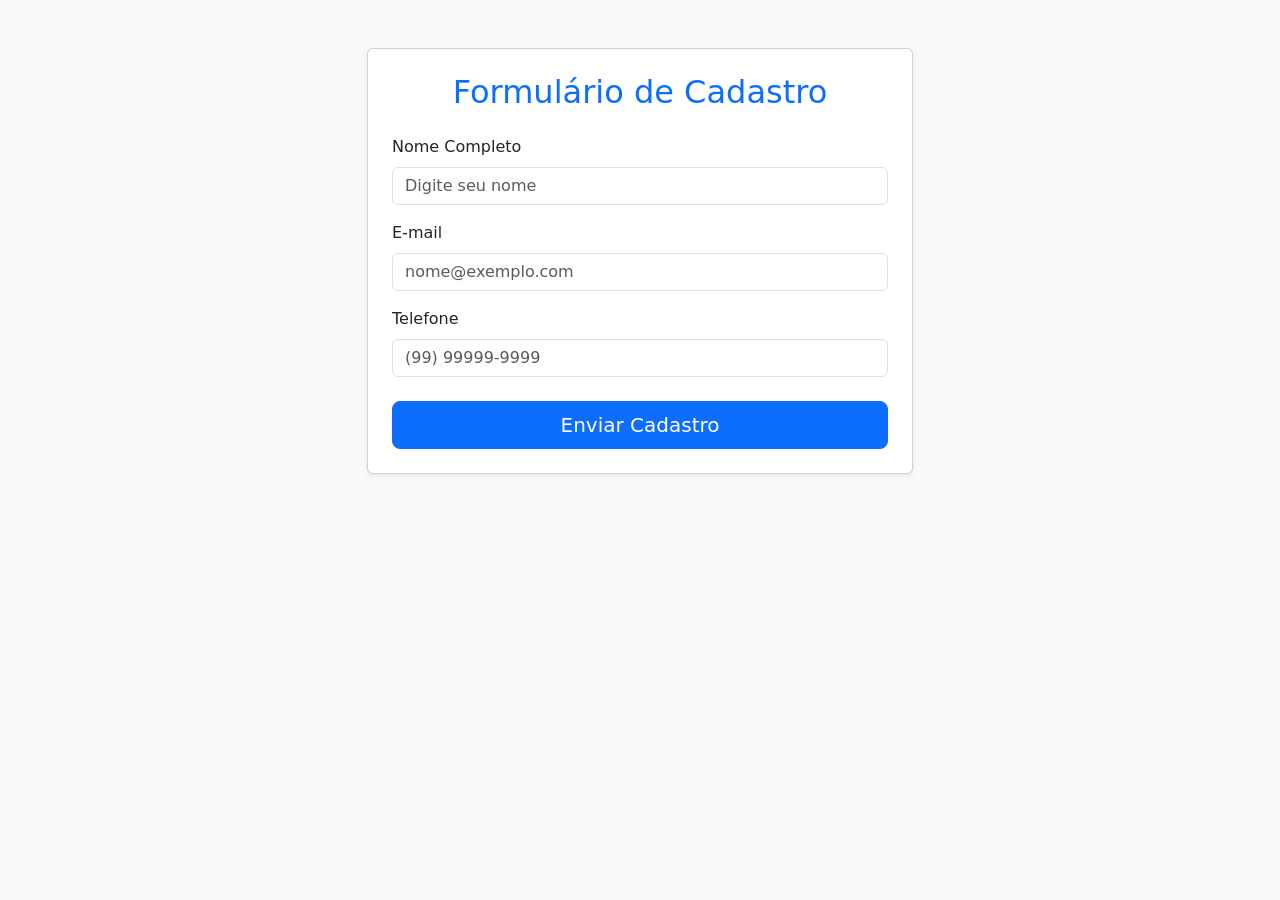
<file: index.html>
<!DOCTYPE html>
<html lang="pt-BR">
<head>
    <meta charset="UTF-8">
    <meta name="viewport" content="width=device-width, initial-scale=1.0">
    <title>Exercício Bootstrap - Cadastro</title>
    <!-- Bootstrap CSS via CDN -->
    <link href="https://cdn.jsdelivr.net/npm/bootstrap@5.3.3/dist/css/bootstrap.min.css" rel="stylesheet">
</head>
<body class="bg-light">

    <div class="container py-5">
        <div class="row justify-content-center">
            <div class="col-12 col-md-8 col-lg-6">
                <div class="card shadow-sm">
                    <div class="card-body p-4">
                        <h2 class="card-title text-center mb-4 text-primary">Formulário de Cadastro</h2>
                        
                        <form>
                            <div class="mb-3">
                                <label for="nome" class="form-label">Nome Completo</label>
                                <input type="text" class="form-control" id="nome" placeholder="Digite seu nome" required>
                            </div>

                            <div class="mb-3">
                                <label for="email" class="form-label">E-mail</label>
                                <input type="email" class="form-control" id="email" placeholder="nome@exemplo.com" required>
                            </div>

                            <div class="mb-3">
                                <label for="telefone" class="form-label">Telefone</label>
                                <input type="tel" class="form-control" id="telefone" placeholder="(99) 99999-9999" required>
                            </div>

                            <div class="d-grid mt-4">
                                <button type="submit" class="btn btn-primary btn-lg">Enviar Cadastro</button>
                            </div>
                        </form>
                    </div>
                </div>
            </div>
        </div>
    </div>

    <!-- Bootstrap JS Bundle com Popper via CDN -->
    <script src="https://cdn.jsdelivr.net/npm/bootstrap@5.3.3/dist/js/bootstrap.bundle.min.js"></script>
</body>
</html>
</file>
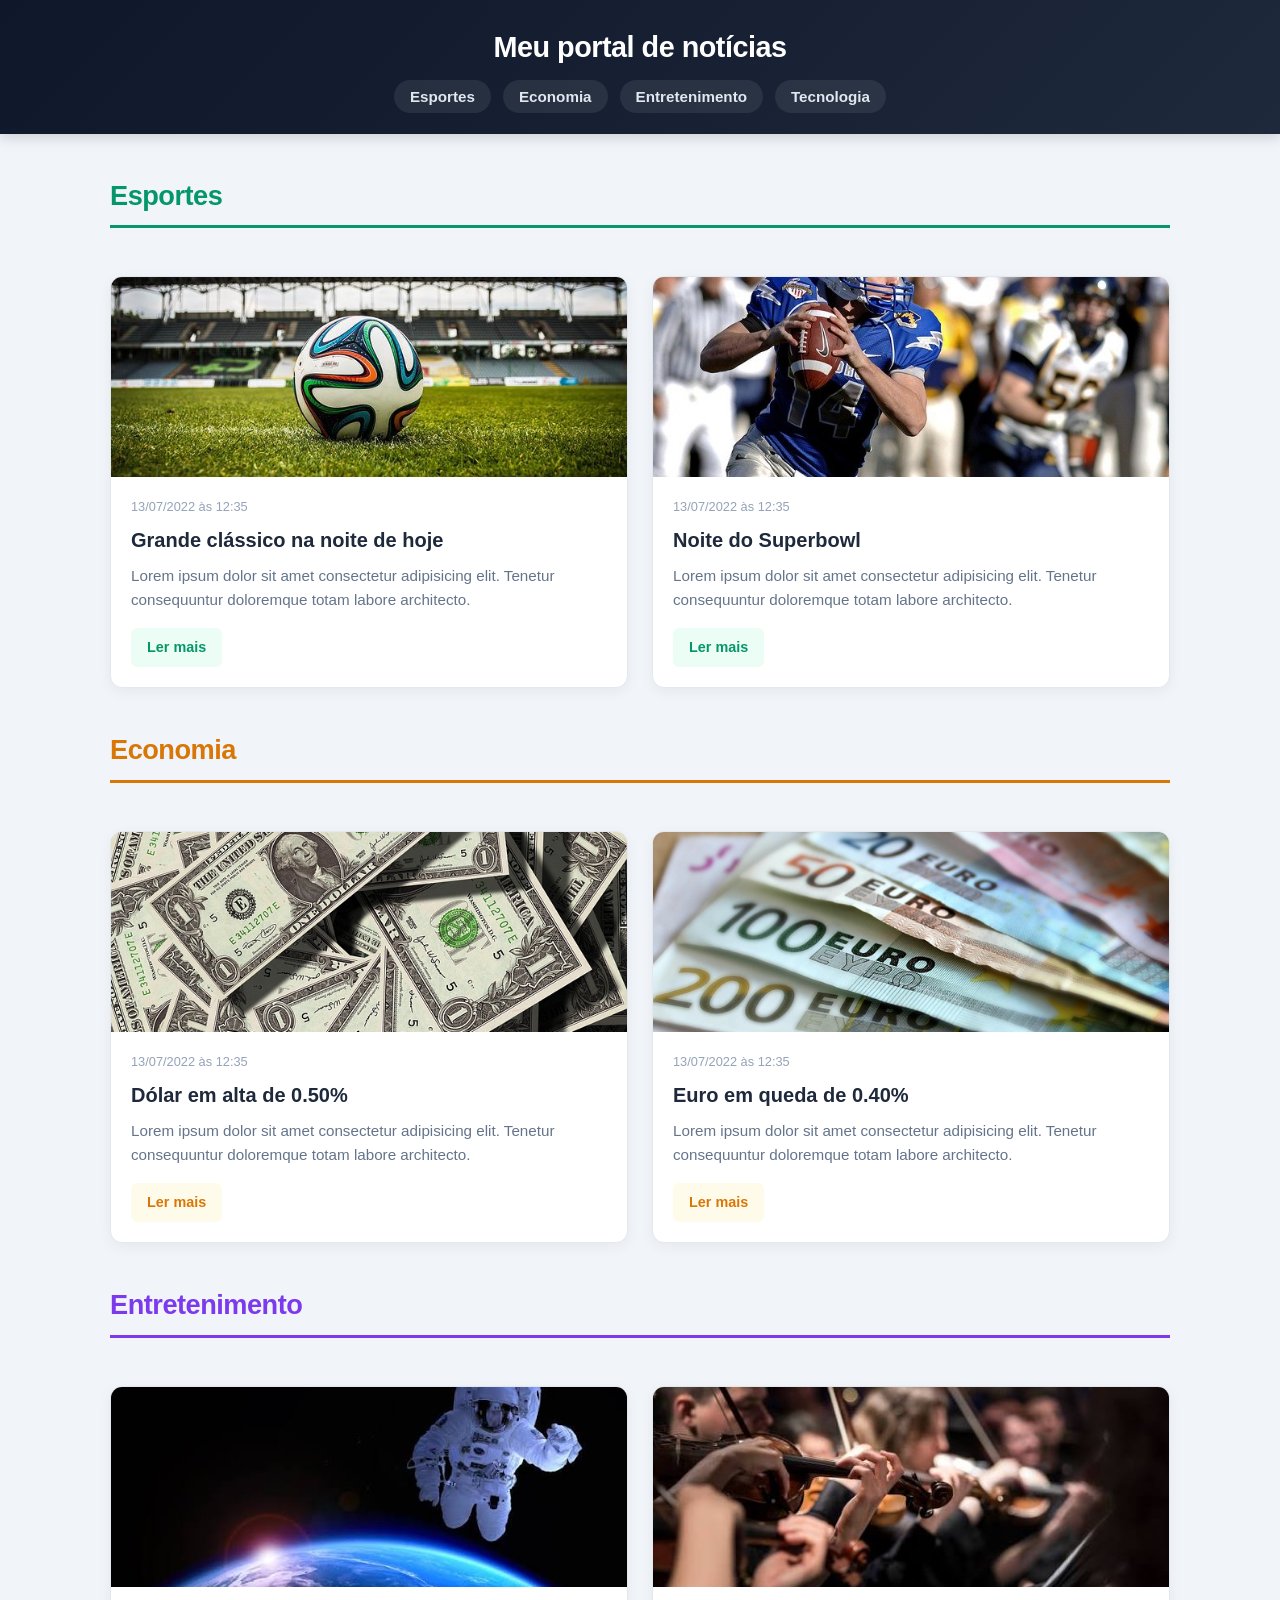
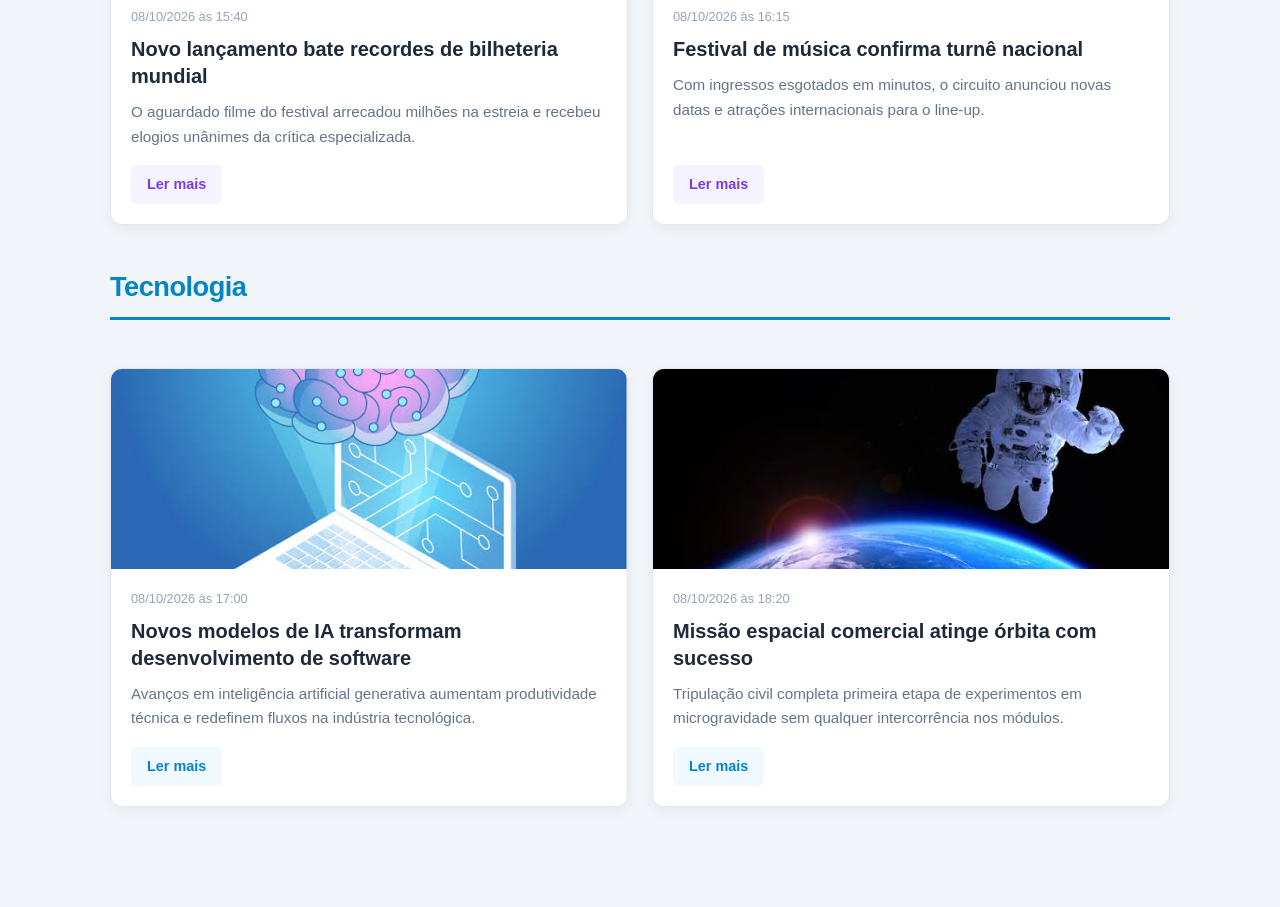
<file: css/index.html>
<!DOCTYPE html>
<html lang="pt-BR">
<head>
    <meta charset="UTF-8">
    <meta http-equiv="X-UA-Compatible" content="IE=edge">
    <meta name="viewport" content="width=device-width, initial-scale=1.0">
    <title>Meu portal de notícias</title>
    <link rel="stylesheet" href="./main.css" />
</head>
<body>
    <header>
        <h1>Meu portal de notícias</h1>
        <nav>
            <ul>
                <li>
                    <a href="#sports" title="Ir para a seção de esportes">Esportes</a>
                </li>
                <li>
                    <a href="#economy" title="Ir para a seção de economia">Economia</a>
                </li>
                <li>
                    <a href="#entertainment" title="Ir para a seção de entretenimento">Entretenimento</a>
                </li>
                <li>
                    <a href="#technology" title="Ir para a seção de tecnologia">Tecnologia</a>
                </li>
            </ul>
        </nav>
    </header>

    <!-- Seção de Esportes -->
    <section id="sports" class="section-sports">
        <h2>Esportes</h2>
        <article>
            <img src="./imagens/futebol.jpg" alt="Bola de futebol no gramado" />
            <header>
                <time>13/07/2022 às 12:35</time>
            </header>
            <h3>Grande clássico na noite de hoje</h3>
            <p>
                Lorem ipsum dolor sit amet consectetur adipisicing elit. Tenetur consequuntur doloremque totam labore architecto.
            </p>
            <a href="#" title="Leia a notícia completa">Ler mais</a>
        </article>
        <article>
            <img src="./imagens/futebol-americano.jpg" alt="Jogador de futebol americano correndo com a bola na mão" />
            <header>
                <time>13/07/2022 às 12:35</time>
            </header>
            <h3>Noite do Superbowl</h3>
            <p>
                Lorem ipsum dolor sit amet consectetur adipisicing elit. Tenetur consequuntur doloremque totam labore architecto.
            </p>
            <a href="#" title="Leia a notícia completa">Ler mais</a>
        </article>
    </section>

    <!-- Seção de Economia -->
    <section id="economy" class="section-economy">
        <h2>Economia</h2>
        <article>
            <img src="./imagens/dolares.jpg" alt="Muitos dólares" />
            <header>
                <time>13/07/2022 às 12:35</time>
            </header>
            <h3>Dólar em alta de 0.50%</h3>
            <p>
                Lorem ipsum dolor sit amet consectetur adipisicing elit. Tenetur consequuntur doloremque totam labore architecto.
            </p>
            <a href="#" title="Leia a notícia completa">Ler mais</a>
        </article>
        <article>
            <img src="./imagens/euro.jpg" alt="Várias notas de euro" />
            <header>
                <time>13/07/2022 às 12:35</time>
            </header>
            <h3>Euro em queda de 0.40%</h3>
            <p>
                Lorem ipsum dolor sit amet consectetur adipisicing elit. Tenetur consequuntur doloremque totam labore architecto.
            </p>
            <a href="#" title="Leia a notícia completa">Ler mais</a>
        </article>
    </section>

    <!-- NOVA SEÇÃO: Entretenimento -->
    <section id="entertainment" class="section-entertainment">
        <h2>Entretenimento</h2>
        <article>
            <img src="./imagens/espaco.jfif" alt="cinema" />
            <header>
                <time>08/10/2026 às 15:40</time>
            </header>
            <h3>Novo lançamento bate recordes de bilheteria mundial</h3>
            <p>
                O aguardado filme do festival arrecadou milhões na estreia e recebeu elogios unânimes da crítica especializada.
            </p>
            <a href="#" title="Leia a notícia completa">Ler mais</a>
        </article>
        <article>
            <img src="./imagens/musica.jfif" alt="Show ao vivo com luzes de palco" />
            <header>
                <time>08/10/2026 às 16:15</time>
            </header>
            <h3>Festival de música confirma turnê nacional</h3>
            <p>
                Com ingressos esgotados em minutos, o circuito anunciou novas datas e atrações internacionais para o line-up.
            </p>
            <a href="#" title="Leia a notícia completa">Ler mais</a>
        </article>
    </section>

    <!-- NOVA SEÇÃO: Tecnologia -->
    <section id="technology" class="section-technology">
        <h2>Tecnologia</h2>
        <article>
            <img src="./imagens/ia.jfif" alt="Chip com circuitos luminosos" />
            <header>
                <time>08/10/2026 às 17:00</time>
            </header>
            <h3>Novos modelos de IA transformam desenvolvimento de software</h3>
            <p>
                Avanços em inteligência artificial generativa aumentam produtividade técnica e redefinem fluxos na indústria tecnológica.
            </p>
            <a href="#" title="Leia a notícia completa">Ler mais</a>
        </article>
        <article>
            <img src="./imagens/espaco.jfif" alt="astronauta" />
            <header>
                <time>08/10/2026 às 18:20</time>
            </header>
            <h3>Missão espacial comercial atinge órbita com sucesso</h3>
            <p>
                Tripulação civil completa primeira etapa de experimentos em microgravidade sem qualquer intercorrência nos módulos.
            </p>
            <a href="#" title="Leia a notícia completa">Ler mais</a>
        </article>
    </section>
</body>
</html>
</file>
<file: css/main.css>
* {
    margin: 0;
    padding: 0;
    box-sizing: border-box;
}

body {
    font-family: 'Segoe UI', Roboto, Helvetica, Arial, sans-serif;
    background-color: #f1f5f9;
    color: #334155;
    line-height: 1.6;
    padding-bottom: 60px;
}


header {
    background: linear-gradient(135deg, #0f172a, #1e293b);
    color: #ffffff;
    padding: 24px 16px;
    box-shadow: 0 4px 12px rgba(0, 0, 0, 0.15);
    text-align: center;
    position: sticky;
    top: 0;
    z-index: 100;
}

header h1 {
    font-size: 1.8rem;
    font-weight: 800;
    letter-spacing: -0.5px;
    margin-bottom: 14px;
}

nav ul {
    list-style: none;
    display: flex;
    justify-content: center;
    flex-wrap: wrap;
    gap: 12px;
}

nav a {
    text-decoration: none;
    color: #e2e8f0;
    font-weight: 600;
    font-size: 0.95rem;
    padding: 8px 16px;
    border-radius: 20px;
    background: rgba(255, 255, 255, 0.08);
    transition: all 0.25s ease;
}

nav a:hover {
    background: #ffffff;
    color: #0f172a;
    transform: translateY(-2px);
    box-shadow: 0 4px 10px rgba(255, 255, 255, 0.2);
}


section {
    max-width: 1100px;
    margin: 40px auto;
    padding: 0 20px;
}

section h2 {
    font-size: 1.7rem;
    margin-bottom: 24px;
    padding-bottom: 8px;
    border-bottom: 3px solid;
    display: inline-block;
    position: relative;
    letter-spacing: -0.5px;
}


section {
    display: flex;
    flex-wrap: wrap;
    gap: 24px;
}

section h2 {
    flex-basis: 100%;
}

article {
    background-color: #ffffff;
    border-radius: 12px;
    overflow: hidden;
    box-shadow: 0 4px 14px rgba(0, 0, 0, 0.05);
    display: flex;
    flex-direction: column;
    flex: 1 1 calc(50% - 24px);
    min-width: 280px;
    transition: transform 0.25s ease, box-shadow 0.25s ease;
    border: 1px solid #e2e8f0;
}

article:hover {
    transform: translateY(-5px);
    box-shadow: 0 12px 24px rgba(0, 0, 0, 0.1);
}

article img {
    width: 100%;
    height: 200px;
    object-fit: cover;
    display: block;
}


article header,
article h3,
article p,
article a {
    margin: 0 20px;
}

article header {
    background: transparent;
    padding: 0;
    box-shadow: none;
    text-align: left;
    position: static;
    margin-top: 16px;
}

article time {
    font-size: 0.8rem;
    color: #94a3b8;
    font-weight: 500;
}

article h3 {
    font-size: 1.25rem;
    color: #1e293b;
    margin-top: 8px;
    line-height: 1.35;
}

article p {
    font-size: 0.95rem;
    color: #64748b;
    margin-top: 10px;
    flex-grow: 1;
}


article a {
    display: inline-block;
    align-self: flex-start;
    margin-top: 16px;
    margin-bottom: 20px;
    font-size: 0.9rem;
    font-weight: 700;
    text-decoration: none;
    padding: 8px 16px;
    border-radius: 6px;
    transition: all 0.2s ease;
}

.section-sports h2 {
    color: #059669;
    border-color: #059669;
}
.section-sports article a {
    color: #059669;
    background-color: #ecfdf5;
}
.section-sports article a:hover {
    background-color: #059669;
    color: #ffffff;
}


.section-economy h2 {
    color: #d97706;
    border-color: #d97706;
}
.section-economy article a {
    color: #d97706;
    background-color: #fffbeb;
}
.section-economy article a:hover {
    background-color: #d97706;
    color: #ffffff;
}


.section-entertainment h2 {
    color: #7c3aed;
    border-color: #7c3aed;
}
.section-entertainment article a {
    color: #7c3aed;
    background-color: #f5f3ff;
}
.section-entertainment article a:hover {
    background-color: #7c3aed;
    color: #ffffff;
}


.section-technology h2 {
    color: #0284c7;
    border-color: #0284c7;
}
.section-technology article a {
    color: #0284c7;
    background-color: #f0f9ff;
}
.section-technology article a:hover {
    background-color: #0284c7;
    color: #ffffff;
}
</file>
